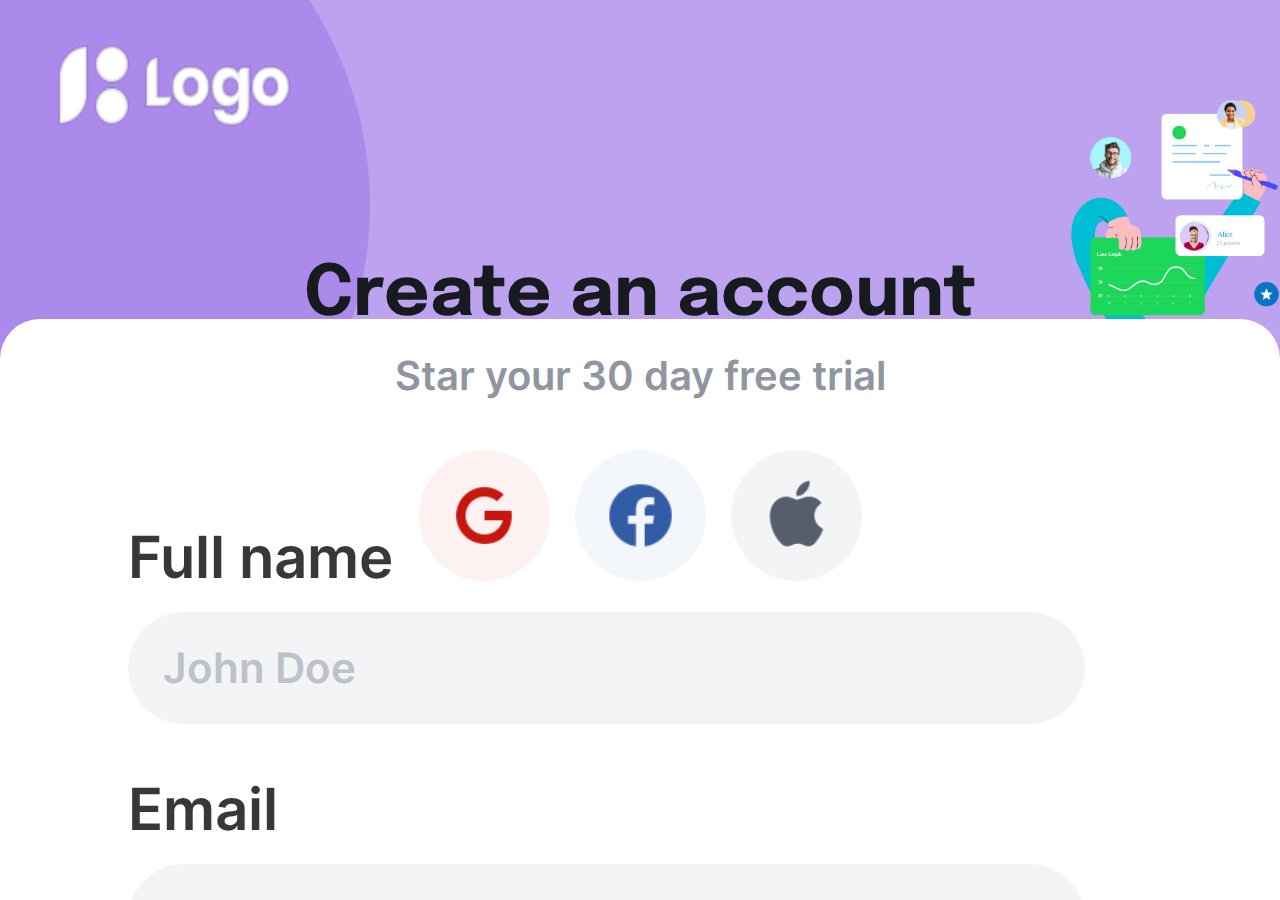
<file: index.html>
<!DOCTYPE html>
<html lang="en">
<head>
    <meta charset="UTF-8">
    <title>Registration</title>
    <link rel="stylesheet" href="styles.css">
    <link rel="stylesheet" href="https://cdnjs.cloudflare.com/ajax/libs/font-awesome/5.13.0/css/all.min.css">
    <link rel="shortcut icon" href="assets/images/logo_project_name.png" type="image/x-icon">
</head>
<body>
<!--    /************ ACCEUIL DASHBOARD *********/-->
    <div class="container_registration">
        <img class="image" src="./assets/images/logo.png" alt="Logo Registration">
        <div class="contenue_registration">
            <div class="picture_groupe">
                <img class="groupe" src="./assets/images/Group-200.png" alt="Image Group-200">
            </div>
            <div class="account">
                <div class="items_account">
                    <div class="titre_account">
                        <div class="text">Create an account</div>
                        <div class="text_description">Star your 30 day free trial</div>
                        <div class="icons">
                            <a href="#" class="items_icons icons_google"><img src="./assets/images/icons_google.png" alt="Icons Google"></a>
                            <a href="#" class="items_icons icons_facebook"><img src="assets/images/icons_facebook.png" alt="Icons Facebook"></a>
                            <a href="#" class="items_icons icons_apple"><img src="assets/images/icons_apple.png" alt="Icons Apple"></a>
                        </div>
                    </div>
                    <div class="formulair_account">
                        <form action="dashboard.html">
                            <label for="full_name">Full name</label><br>
                            <input type="text" autocomplete="off" id="full_name" placeholder="John Doe"><br>
                            <label for="email">Email</label><br>
                            <input type="text" autocomplete="off" id="email" placeholder="example.email@gmail.com"><br>
                            <label for="password">Password</label><br>
                            <div class="input-box">
                                <input type="password" autocomplete="off" placeholder="Enter at least 8+ characters" id="password">
                                <img src="./assets/images/eye-close.png" alt="eye slach"  id="eyeicon">
                            </div>
                            <button type="submit"  class="button_sign" >Sign up</button>
                        </form>
                        <div class="button_description">Been here before? <a href="#">Log in</a></div>
                    </div>
                </div>
            </div>
        </div>

        <div class="oval"></div>
        <div class="oval2"></div>
        <div class="rectangle"></div>
    </div>

<script src="script.js"></script>
</body>
</html>
</file>
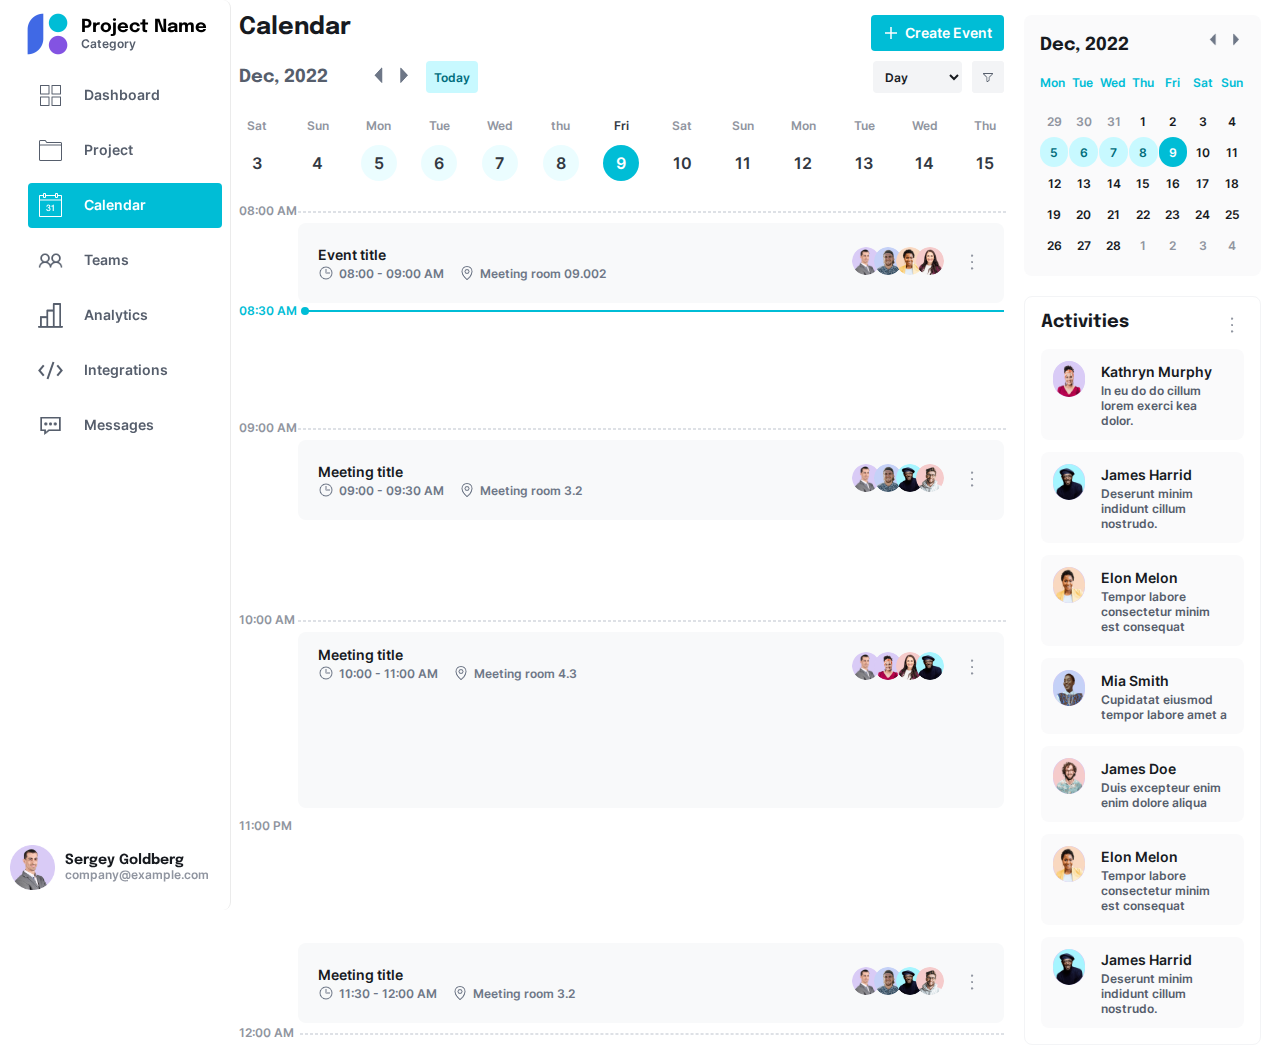
<file: calendar.html>
<!DOCTYPE html>
<html lang="en">
<head>
    <meta charset="UTF-8">
    <link rel="stylesheet" href="styles.css">
    <title>Calendar</title>
</head>
<body>
<!--  /*************** Menu Project Name ****************/-->
<div class="side_bar_menu">
    <a href="dashboard.html" class="logo_side_bar">
        <img class="picture_logo" src="assets/images/logo_project_name.png" alt="Logo">
        <div class="text_side">Project Name
            <div class="child_text">Category</div>
        </div>
    </a>
    <div class="side_menu sidebar">
        <div class="contenue_menu">
            <div for="dashboard" class="items_menu ">
                <img src="assets/images/icons8-four-squares.png" class="picture_icons" alt="Icons Dasboard">
                <img src="assets/images/icons8-four-squares-50.png" class="picture_blanch" alt="icons blanche">
                <a href="dashboard.html">Dashboard</a>
            </div>
            <div for="project" class="items_menu">
                <img src="assets/images/icons8-folder.png" class="picture_icons" alt="Icons Project">
                <img src="assets/images/icons8-folder-50.png" class="picture_blanch" alt="icons blanche">
                <a href="#">Project</a>
            </div>
            <div for="calendar" class="items_menu menu_active">
                <img src="assets/images/icons8-calendar.png" class="picture_icons" alt="Icons Calendar">
                <img src="assets/images/icons8-calendar-31-50.png" class="picture_blanch" alt="icons blanche">
                <a href="calendar.html">Calendar</a>
            </div>
            <div for="team" class="items_menu">
                <img src="assets/images/icons8-user-account.png" class="picture_icons" alt="Icons Teams">
                <img src="assets/images/icons8-user-account-32.png" class="picture_blanch" alt="icons blanche">
                <a href="#">Teams</a></div>
            <div for="analyse" class="items_menu">
                <img src="assets/images/icons8-Analystec.png" class="picture_icons" alt="Icons Analylics">
                <img src="assets/images/icons8-Analystec-50.png" class="picture_blanch" alt="icons blanche">
                <a href="#">Analytics</a>
            </div>
            <div for="code" class="items_menu ">
                <img src="assets/images/icons8-source-code.png" class="picture_icons" alt="Icons Integration">
                <img src="assets/images/icons8-source-code-48.png" class="picture_blanch" alt="icons blanche">
                <a href="settings.html">Integrations</a></div>
            <div for="message" class="items_menu">
                <img src="assets/images/icons8-chat-bubble.png" class="picture_icons" alt="Icons Message">
                <img src="assets/images/icons8-chat-bubble-32.png" class="picture_blanch" alt="icons blanche">
                <a href="#">Messages</a></div>
        </div>
    </div>

    <div class="profil_company"><img src="assets/images/Sergey_Goldberg.png" alt="Sergey_Goldberg">
        <div class="Nom_profil">Sergey Goldberg <a href="#" class="link_company">company@example.com</a></div>
    </div>
</div>

<!--/***************** CONTENUE CALENDAR **********************/-->

<div class="container_calendar container_dashboard">
    <div class="section_dashroad">
        <div class="statistique_content">
            <div class="titre_calendar">
                <div class="text">Calendar</div>
                <button class="boutton_creat"><img src="assets/images/icons8-plus-math-48.png" alt="Create Event">Create
                    Event
                </button>
            </div>

            <div class="calendar_day">
                <div class="items_titre">
                    <div class="stat_calendar">
                        <div class="text">Dec, 2022</div>
                        <button class="preview"><img src="assets/images/Caret_left_extra_4.png" class="left_caret"
                                                     alt="Caret_left_extra_4"></button>
                        <button class="next"><img src="assets/images/Caret_right_extra_4.png" alt="Caret_right_extra_4">
                        </button>
                        <div class="boutton_today">Today</div>
                    </div>
                    <div class="select_day">
                        <select name="month">
                            <option value="Monthly">Day</option>
                            <option value="2022">31</option>
                            <option value="2019">30</option>
                            <option value="2018">29</option>
                        </select>
                        <button><img src="assets/images/Button_2965.png" alt="Button_2965"></button>
                    </div>
                </div>

                <div class="nombre_day">
                    <div class="contenue_day">
                        <div class="text">Sat</div>
                        <button class="nombre">3</button>
                    </div>
                    <div class="contenue_day">
                        <div class="text">Sun</div>
                        <button class="nombre">4</button>
                    </div>
                    <div class="contenue_day">
                        <div class="text">Mon</div>
                        <button class="nombre blue_light">5</button>
                    </div>
                    <div class="contenue_day">
                        <div class="text">Tue</div>
                        <button class="nombre blue_light">6</button>
                    </div>
                    <div class="contenue_day">
                        <div class="text">Wed</div>
                        <button class="nombre blue_light">7</button>
                    </div>
                    <div class="contenue_day">
                        <div class="text">thu</div>
                        <button class="nombre blue_light">8</button>
                    </div>
                    <div class="contenue_day">
                        <div class="text fri_color">Fri</div>
                        <button class="nombre blue_bold">9</button>
                    </div>
                    <div class="contenue_day">
                        <div class="text">Sat</div>
                        <button class="nombre">10</button>
                    </div>
                    <div class="contenue_day">
                        <div class="text">Sun</div>
                        <button class="nombre">11</button>
                    </div>
                    <div class="contenue_day">
                        <div class="text">Mon</div>
                        <button class="nombre">12</button>
                    </div>
                    <div class="contenue_day">
                        <div class="text">Tue</div>
                        <button class="nombre">13</button>
                    </div>
                    <div class="contenue_day">
                        <div class="text">Wed</div>
                        <button class="nombre">14</button>
                    </div>
                    <div class="contenue_day">
                        <div class="text">Thu</div>
                        <button class="nombre">15</button>
                    </div>

                </div>
            </div>
            <div class="Event_contenue">
                <div class="time_items">
                    <div class="titre">
                        <div class="text">08:00 AM</div>
                        <div class="items_dashed">
                            <div class="dashed"></div>
                            <div class="event_time">
                                <div class="titre_event">
                                    <div class="text">Event title</div>
                                    <div class="info">
                                        <div class="clock"><img src="assets/images/Clock_106.png" alt="Clock">08:00 -
                                            09:00 AM
                                        </div>
                                        <div class="locat"><img src="assets/images/Map_pin.png" alt="Map pin">Meeting
                                            room 09.002
                                        </div>
                                    </div>
                                </div>
                                <div class="avatar_notif">
                                    <div class="avatar">
                                        <img src="assets/images/Sergey_Goldberg.png"
                                             style="position: relative;right: -32px;z-index: 1" alt="Sergey_Goldberg">
                                        <img src="assets/images/Avatar_2535.png"
                                             style="position: relative;right: -22px;z-index: 2" alt="Avatar_2535">
                                        <img src="assets/images/Elon_Melon.png"
                                             style="position: relative;right: -12px;z-index: 3" alt="Elon_Melon">
                                        <img src="assets/images/Avatar_2537.png" style="position: relative;z-index: 4"
                                             alt="Avatar_2537">
                                    </div>
                                    <button class="notif"><img src="assets/images/edit-alt.png" alt="Edit"></button>
                                </div>
                            </div>
                        </div>
                    </div>
                </div>

                <div class="time_blue">
                    <div class="titre">08:30 AM</div>
                    <div class="dashed"></div>
                </div>

                <div class="time_items meeting_items">
                    <div class="titre">
                        <div class="text">09:00 AM</div>
                        <div class="items_dashed">
                            <div class="dashed"></div>
                            <div class="event_time">
                                <div class="titre_event">
                                    <div class="text">Meeting title</div>
                                    <div class="info">
                                        <div class="clock"><img src="assets/images/Clock_106.png" alt="Clock">09:00 -
                                            09:30 AM
                                        </div>
                                        <div class="locat"><img src="assets/images/Map_pin.png" alt="Map pin">Meeting
                                            room 3.2
                                        </div>
                                    </div>
                                </div>
                                <div class="avatar_notif">
                                    <div class="avatar">
                                        <img src="assets/images/Sergey_Goldberg.png"
                                             style="position: relative;right: -32px;z-index: 1" alt="Sergey_Goldberg">
                                        <img src="assets/images/Avatar_2535.png"
                                             style="position: relative;right: -22px;z-index: 2" alt="Avatar_2535">
                                        <img src="assets/images/James_Harrid.png"
                                             style="position: relative;right: -12px;z-index: 3" alt="James Harrid">
                                        <img src="assets/images/Avatar_2529.png" style="position: relative;z-index: 4"
                                             alt="Avatar_2529">
                                    </div>
                                    <button class="notif"><img src="assets/images/edit-alt.png" alt="Edit"></button>
                                </div>
                            </div>
                        </div>
                    </div>
                </div>

                <div class="time_items meeting_items10">
                    <div class="titre">
                        <div class="text">10:00 AM</div>
                        <div class="items_dashed">
                            <div class="dashed"></div>
                            <div class="event_time">
                                <div class="titre_event">
                                    <div class="text">Meeting title</div>
                                    <div class="info">
                                        <div class="clock"><img src="assets/images/Clock_106.png" alt="Clock">10:00 -
                                            11:00 AM
                                        </div>
                                        <div class="locat"><img src="assets/images/Map_pin.png" alt="Map pin">Meeting
                                            room 4.3
                                        </div>
                                    </div>
                                </div>
                                <div class="avatar_notif">
                                    <div class="avatar">
                                        <img src="assets/images/Sergey_Goldberg.png"
                                             style="position: relative;right: -32px;z-index: 1" alt="Sergey_Goldberg">
                                        <img src="assets/images/Kathryn_Murphy.png"
                                             style="position: relative;right: -22px;z-index: 2" alt="Kathryn_Murphy">
                                        <img src="assets/images/Avatar_2537.png"
                                             style="position: relative;right: -12px;z-index: 3" alt="Avatar 2537">
                                        <img src="assets/images/James_Harrid.png" style="position: relative;z-index: 4"
                                             alt="James_Harrid">
                                    </div>
                                    <button class="notif"><img src="assets/images/edit-alt.png" alt="Edit"></button>
                                </div>
                            </div>
                        </div>
                    </div>
                </div>

                <div class="time_items11">11:00 PM</div>

                <div class="time_items meeting_items">
                    <div class="titre">
                        <div class="text"></div>
                        <div class="items_dashed">
                            <!--                <div class="dashed"></div>-->
                            <div class="event_time">
                                <div class="titre_event">
                                    <div class="text">Meeting title</div>
                                    <div class="info">
                                        <div class="clock"><img src="assets/images/Clock_106.png" alt="Clock">11:30 -
                                            12:00 AM
                                        </div>
                                        <div class="locat"><img src="assets/images/Map_pin.png" alt="Map pin">Meeting
                                            room 3.2
                                        </div>
                                    </div>
                                </div>
                                <div class="avatar_notif">
                                    <div class="avatar">
                                        <img src="assets/images/Sergey_Goldberg.png"
                                             style="position: relative;right: -32px;z-index: 1" alt="Sergey_Goldberg">
                                        <img src="assets/images/Avatar_2535.png"
                                             style="position: relative;right: -22px;z-index: 2" alt="Avatar_2535">
                                        <img src="assets/images/James_Harrid.png"
                                             style="position: relative;right: -12px;z-index: 3" alt="James Harrid">
                                        <img src="assets/images/Avatar_2529.png" style="position: relative;z-index: 4"
                                             alt="Avatar_2529">
                                    </div>
                                    <button class="notif"><img src="assets/images/edit-alt.png" alt="Edit"></button>
                                </div>
                            </div>
                        </div>
                    </div>
                </div>

                <div class="time_items">
                    <div class="titre">
                        <div class="text">12:00 AM</div>
                        <div class="dashed"></div>
                    </div>
                </div>
            </div>
        </div>

        <!--    /*************/-->
        <div class="activiter_content">
            <div class="Other_calendar">
                <div class="Other_style_calendar">
                    <div class="style_calendar">
                        <div class="titre_month">
                            <div class="text">Dec, 2022</div>
                            <div class="boutton_next">
                                <button class="preview"><img src="assets/images/Caret_left_extra_4.png"
                                                             alt="Caret_left_extra"></button>
                                <button class="next"><img src="assets/images/Caret_right_extra_4.png"
                                                          alt="Caret_right_extra"></button>
                            </div>
                        </div>
                        <div class="contenue_calendar">
                            <div class="day_calendar">
                                <div class="text">Mon</div>
                                <div class="text">Tue</div>
                                <div class="text">Wed</div>
                                <div class="text">Thu</div>
                                <div class="text">Fri</div>
                                <div class="text">Sat</div>
                                <div class="text">Sun</div>
                            </div>
                            <div class="nombre_calendar">
                                <button class="nombre opacity-0">29</button>
                                <button class="nombre opacity-0">30</button>
                                <button class="nombre opacity-0">31</button>
                                <button class="nombre">1</button>
                                <button class="nombre">2</button>
                                <button class="nombre">3</button>
                                <button class="nombre">4</button>
                                <button class="nombre blue_light">5</button>
                                <button class="nombre blue_light">6</button>
                                <button class="nombre blue_light">7</button>
                                <button class="nombre blue_light">8</button>
                                <button class="nombre blue_bold">9</button>
                                <button class="nombre">10</button>
                                <button class="nombre">11</button>
                                <button class="nombre">12</button>
                                <button class="nombre">13</button>
                                <button class="nombre">14</button>
                                <button class="nombre">15</button>
                                <button class="nombre">16</button>
                                <button class="nombre">17</button>
                                <button class="nombre">18</button>
                                <button class="nombre">19</button>
                                <button class="nombre">20</button>
                                <button class="nombre">21</button>
                                <button class="nombre">22</button>
                                <button class="nombre">23</button>
                                <button class="nombre">24</button>
                                <button class="nombre">25</button>
                                <button class="nombre">26</button>
                                <button class="nombre">27</button>
                                <button class="nombre">28</button>
                                <button class="nombre opacity-0">1</button>
                                <button class="nombre opacity-0">2</button>
                                <button class="nombre opacity-0">3</button>
                                <button class="nombre opacity-0">4</button>
                            </div>
                        </div>
                    </div>
                </div>

                <div class="activiter_calendar">
                    <div class="activiter_contenue">
                        <div class="titre_activiter">
                            <div class="text">Activities</div>
                            <button class="edit"><img src="assets/images/edit-alt.png" alt="Edit"></button>
                        </div>
                        <div class="participant_activiter">
                            <div class="profil_particip">
                                <img src="assets/images/Kathryn_Murphy.png" alt="Kathryn_Murphy">
                                <div class="info">
                                    <div class="nom">Kathryn Murphy</div>
                                    <div class="description">ln eu do do cillum lorem exerci kea dolor.</div>
                                </div>
                            </div>
                            <div class="profil_particip">
                                <img src="assets/images/James_Harrid.png" alt="James_Harrid">
                                <div class="info">
                                    <div class="nom">James Harrid</div>
                                    <div class="description">Deserunt minim indidunt cillum nostrudo.</div>
                                </div>
                            </div>
                            <div class="profil_particip">
                                <img src="assets/images/Elon_Melon.png" alt="Elon_Melon">
                                <div class="info">
                                    <div class="nom">Elon Melon</div>
                                    <div class="description">Tempor labore consectetur minim est consequat</div>
                                </div>
                            </div>
                            <div class="profil_particip">
                                <img src="assets/images/Mia_Smith.png" alt="Mia_Smith">
                                <div class="info">
                                    <div class="nom">Mia Smith</div>
                                    <div class="description">Cupidatat eiusmod tempor labore amet a</div>
                                </div>
                            </div>
                            <div class="profil_particip">
                                <img src="assets/images/James_Doe.png" alt="James_Doe">
                                <div class="info">
                                    <div class="nom">James Doe</div>
                                    <div class="description">Duis excepteur enim enim dolore aliqua</div>
                                </div>
                            </div>
                            <div class="profil_particip">
                                <img src="assets/images/Elon_Melon.png" alt="Elon_Melon">
                                <div class="info">
                                    <div class="nom">Elon Melon</div>
                                    <div class="description">Tempor labore consectetur minim est consequat</div>
                                </div>
                            </div>
                            <div class="profil_particip">
                                <img src="assets/images/James_Harrid.png" alt="James_Harrid">
                                <div class="info">
                                    <div class="nom">James Harrid</div>
                                    <div class="description">Deserunt minim indidunt cillum nostrudo.</div>
                                </div>
                            </div>

                        </div>
                    </div>
                </div>

            </div>
        </div>
    </div>
</div>

</body>
</html>
</file>
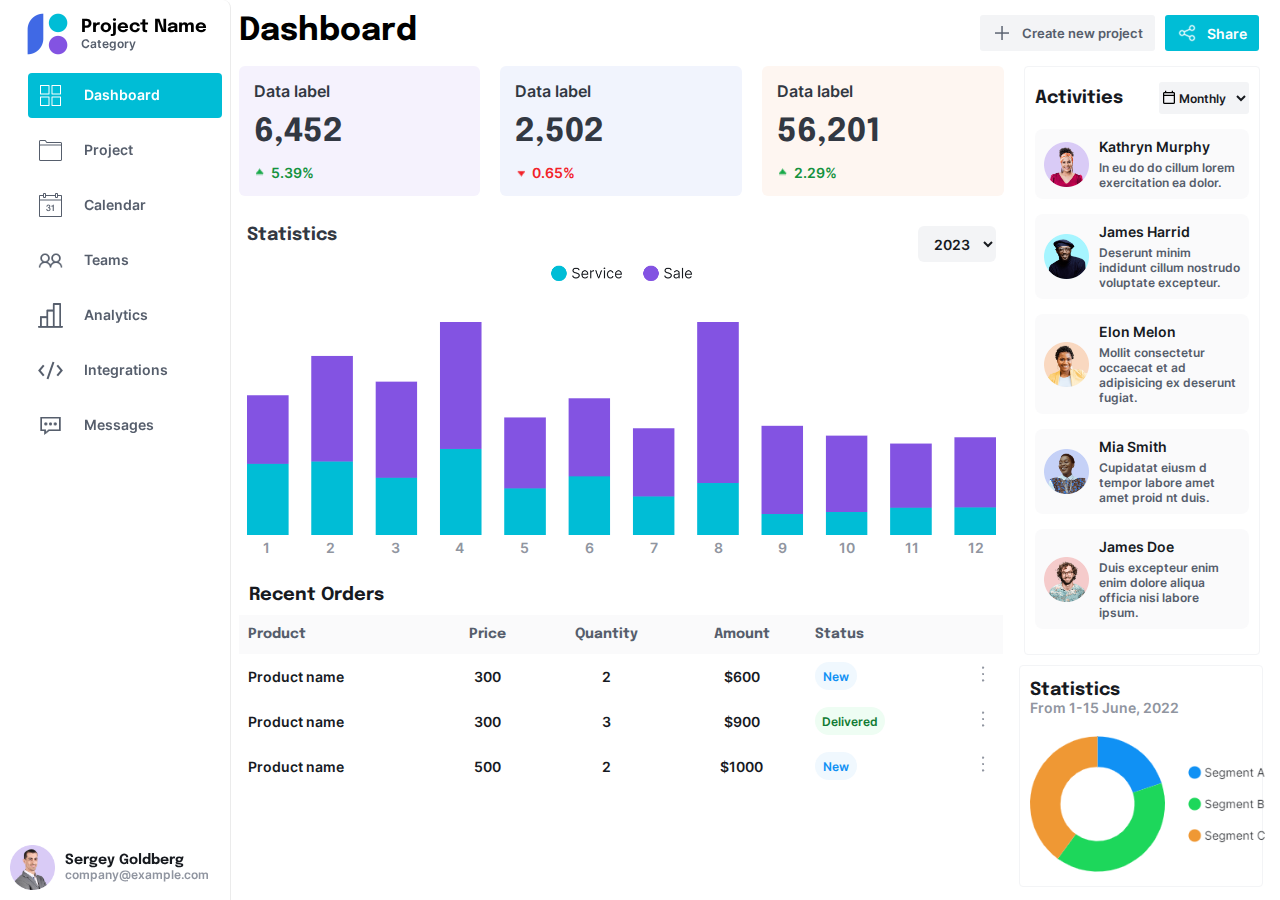
<file: dashboard.html>
<!DOCTYPE html>
<html lang="en">
<head>
    <meta charset="UTF-8">
    <title>Dashboard</title>
    <link rel="stylesheet" href="styles.css">
</head>
<body>
<!--  /*************** Menu Project Name ****************/-->
<div class="side_bar_menu">
    <a href="dashboard.html" class="logo_side_bar">
        <img class="picture_logo" src="assets/images/logo_project_name.png" alt="Logo">
        <div class="text_side">Project Name <div class="child_text">Category</div></div>
    </a>
    <div class="side_menu sidebar">
        <div class="contenue_menu">
            <div for="dashboard" class="items_menu menu_active">
                <img src="assets/images/icons8-four-squares.png" class="picture_icons"  alt="Icons Dasboard">
                <img src="assets/images/icons8-four-squares-50.png" class="picture_blanch" alt="icons blanche">
                <a href="#">Dashboard</a></div>
            <div for="project" class="items_menu">
                <img src="assets/images/icons8-folder.png" class="picture_icons"  alt="Icons Project">
                <img src="assets/images/icons8-folder-50.png" class="picture_blanch" alt="icons blanche">
                <a href="#">Project</a></div>
            <div for="calendar" class="items_menu ">
                <img src="assets/images/icons8-calendar.png" class="picture_icons"  alt="Icons Calendar">
                <img src="assets/images/icons8-calendar-31-50.png" class="picture_blanch" alt="icons blanche">
                <a href="calendar.html">Calendar</a></div>
            <div for="team" class="items_menu">
                <img src="assets/images/icons8-user-account.png" class="picture_icons"  alt="Icons Teams">
                <img src="assets/images/icons8-user-account-32.png" class="picture_blanch" alt="icons blanche">
                <a href="#">Teams</a></div>
            <div for="analyse" class="items_menu">
                <img src="assets/images/icons8-Analystec.png" class="picture_icons"  alt="Icons Analylics">
                <img src="assets/images/icons8-Analystec-50.png" class="picture_blanch" alt="icons blanche">
                <a href="#">Analytics</a></div>
            <div for="code" class="items_menu ">
                <img src="assets/images/icons8-source-code.png"  class="picture_icons" alt="Icons Integration">
                <img src="assets/images/icons8-source-code-48.png" class="picture_blanch" alt="icons blanche">
                <a href="settings.html">Integrations</a></div>
            <div for="message" class="items_menu">
                <img src="assets/images/icons8-chat-bubble.png"  class="picture_icons" alt="Icons Message">
                <img src="assets/images/icons8-chat-bubble-32.png" class="picture_blanch" alt="icons blanche">
                <a href="#">Messages</a></div>
        </div>
    </div>
    
    <div class="profil_company"><img src="assets/images/Sergey_Goldberg.png" alt="Sergey_Goldberg"><div class="Nom_profil">Sergey Goldberg <a href="#" class="link_company">company@example.com</a></div></div>
</div>

<!--/******** CONTENUE DASHBOARD ***************/-->

<div class="container_dashboard">
    <div class="items_dashboard">
        <div class="titre_acceuil">
            <div class="titre_dashbord">Dashboard</div>
            <div class="boutton_titre">
                <button class="boutton_creat"><img src="assets/images/icons8-plus-math-32.png" alt="Plus">Create new project</button>
                <button class="boutton_share"><img src="assets/images/icons8-share-48.png" alt="Share">Share</button>
            </div>
        </div>
    </div>
    
    <div class="section_dashroad">
        <div class="statistique_content">
            <div class="data_items">
                <div class="label_wrap bg_color">
                    <div class="titre_label">Data label</div>
                    <div class="contenue_label">6,452</div>
                    <div class="pourcent_label"><img src="assets/images/Caret_up_extra_4.png" alt="">5.39%</div></div>
                <div class="label_wrap bg_color1">
                    <div class="titre_label ">Data label</div>
                    <div class="contenue_label">2,502</div>
                    <div class="pourcent_label1"><img src="assets/images/Caret_up_extra_5.png" alt="">0.65%</div></div>
                <div class="label_wrap bg_color2">
                    <div class="titre_label ">Data label</div>
                    <div class="contenue_label">56,201</div>
                    <div class="pourcent_label"><img src="assets/images/Caret_up_extra_4.png" alt="">2.29%</div></div>
            </div>
            <div class="statistique_items">
                <div class="content">
                    <div class="title_stat">
                        <div class="text_stat">Statistics</div>
                        <select name="month" id="month">
                            <option value="2023">2023</option>
                            <option value="2022">2022</option>
                            <option value="2019">2021</option>
                            <option value="2018">2020</option>
                        </select>
                    </div>
                    <div class="service_sale">
                        <img src="assets/images/Column_bar_chart_11.png" alt="Service Sale" class="picture_sale">
                        <div class="limit_service">
                            <div class="nombre">1</div>
                            <div class="nombre">2</div>
                            <div class="nombre">3</div>
                            <div class="nombre">4</div>
                            <div class="nombre">5</div>
                            <div class="nombre">6</div>
                            <div class="nombre">7</div>
                            <div class="nombre">8</div>
                            <div class="nombre">9</div>
                            <div class="nombre">10</div>
                            <div class="nombre">11</div>
                            <div class="nombre">12</div>
                        </div>
                    </div>
                </div>
            </div>
            <div class="order_items">
                <div class="titre_order">Recent Orders</div>
                <table id="customers">
                    <tr>
                        <th class="text_left">Product</th>
                        <th>Price</th>
                        <th>Quantity</th>
                        <th>Amount</th>
                        <th class="text_left">Status</th>
                    </tr>
                    <tr>
                        <td class="text_left">Product name</td>
                        <td>300</td>
                        <td>2</td>
                        <td>$600</td>
                        <td><div class="text_left tab_new"><div class="text">New</div>
                            <a href="#"><img src="assets/images/edit-alt.png" class="edit" alt="Edit alt"></a></div></td>
                    </tr>
                    <tr>
                        <td class="text_left">Product name</td>
                        <td>300</td>
                        <td>3</td>
                        <td>$900</td>
                        <td><div class="text_left tab_delivered"><div class="text1">Delivered</div>
                            <a href="#"><img src="assets/images/edit-alt.png" class="edit" alt="Edit alt"></a></div></td>
                    </tr>
                    <tr>
                        <td class="text_left">Product name</td>
                        <td>500</td>
                        <td>2</td>
                        <td>$1000</td>
                        <td><div class="text_left tab_new"><div class="text">New</div>
                            <a href="#"><img src="assets/images/edit-alt.png" class="edit" alt="Edit alt"></a></div></td>
                    </tr>
                </table>
            </div>
        </div>
        <div class="activiter_content">
            <div class="activiter_items">
                <div class="activiter_wrap">
                    <div class="titre_activiter">
                        <div class="text">Activities</div>
                        <div style="position: relative">
                            <img src="assets/images/icons8-calendar-48.png" class="calendar_act" alt="Month">
                            <select name="month">
                                <option value="Monthly">Monthly</option>
                                <option value="2022">2022</option>
                                <option value="2019">2021</option>
                                <option value="2018">2020</option>
                            </select>
                        </div>
                    </div>

                    <div class="presentent_profil">
                        <div class="contenue_presentent">
                            <img src="assets/images/Kathryn_Murphy.png" alt="Kathryn_Murphy">
                            <div class="nom_profil">Kathryn Murphy <div class="description">ln eu do do cillum lorem exercitation ea dolor.</div></div>
                        </div>
                        <div class="contenue_presentent">
                            <img src="assets/images/James_Harrid.png" alt="James Harrid">
                            <div class="nom_profil">James Harrid<div class="description">Deserunt minim indidunt cillum nostrudo voluptate excepteur.</div></div>
                        </div>
                        <div class="contenue_presentent">
                            <img src="assets/images/Elon_Melon.png" alt="Elon Melon">
                            <div class="nom_profil">Elon Melon<div class="description">Mollit consectetur occaecat et ad adipisicing ex deserunt fugiat.</div></div>
                        </div>
                        <div class="contenue_presentent">
                            <img src="assets/images/Mia_Smith.png" alt="Mia Smith">
                            <div class="nom_profil">Mia Smith<div class="description">Cupidatat eiusm d tempor labore amet amet proid nt duis.</div></div>
                        </div>
                        <div class="contenue_presentent">
                            <img src="assets/images/James_Doe.png" alt="James Doe">
                            <div class="nom_profil">James Doe<div class="description">Duis excepteur enim enim dolore aliqua officia nisi labore ipsum.</div></div>
                        </div>
                    </div>

                </div>
            </div>

            <div class="stat_segment">
                <div class="titre_stat">Statistics <div class="description">From 1-15 June, 2022</div></div>
                <img src="assets/images/Pie_chart_3.png" alt="Pia shart">
            </div>
        </div>
    </div>
</div>

</body>
</html>
</file>
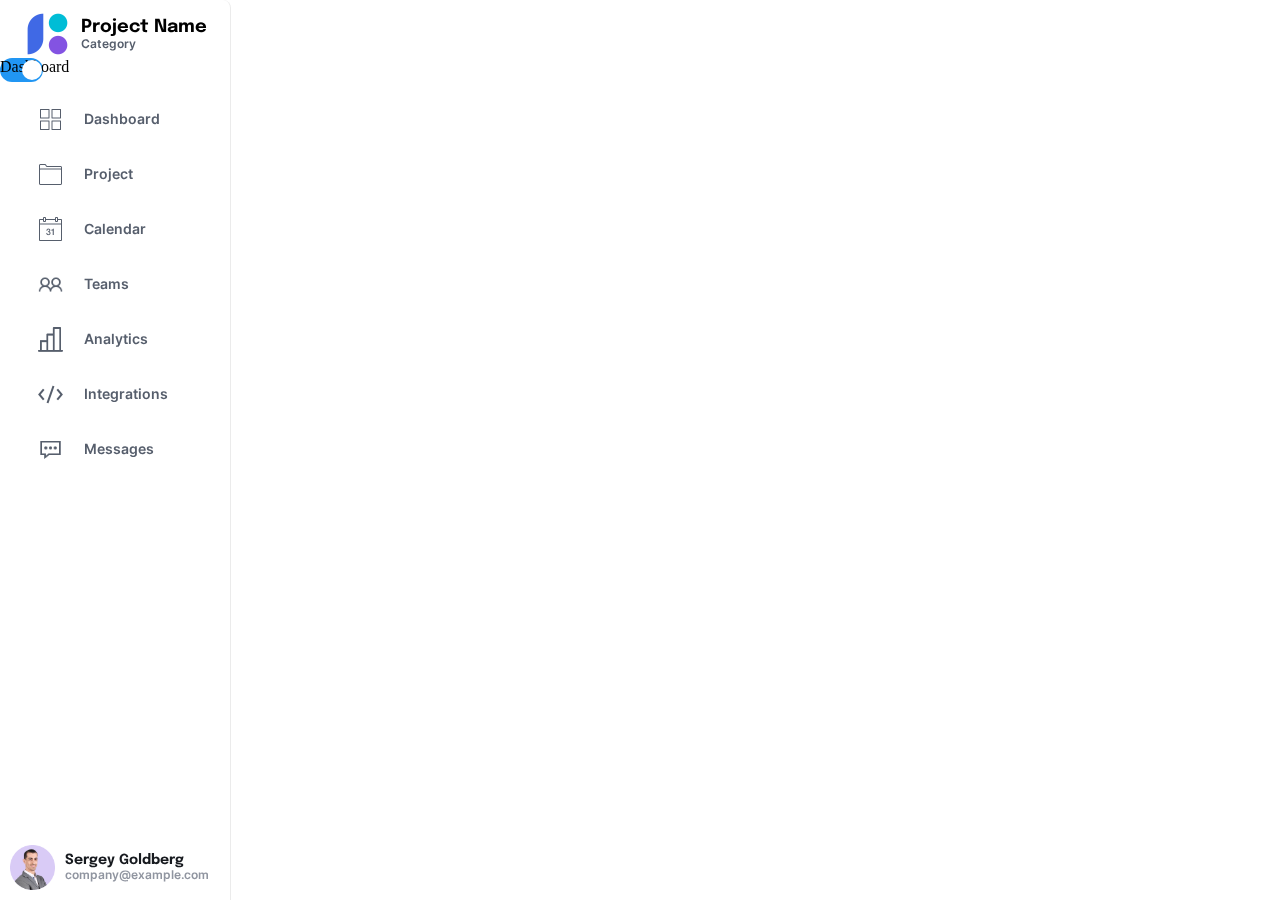
<file: doogle.html>
<!DOCTYPE html>
<html lang="en">
<head>
    <meta charset="UTF-8">
    <title>Title</title>
  <link rel="stylesheet" href="styles.css">
</head>
<body>
<!--  /*************** Menu Project Name ****************/-->
<div class="side_bar_menu">
  <div class="logo_side_bar">
    <img class="picture_logo" src="assets/images/logo_project_name.png" alt="Logo">
    <div class="text_side">Project Name <div class="child_text">Category</div></div>
  </div>
  <div class="side_menu sidebar">
    <label class="switch">
      <input type="checkbox" checked>
      <span class="slider round">Dashboard</span>
    </label>
    <div class="contenue_menu">
      <!--            <input name="sidebar" type="radio" value="Dashboard" id="dashboard">-->
      <div for="dashboard" class="items_menu">
        <img src="assets/images/icons8-four-squares.png" class="picture_icons"  alt="Icons Dasboard">
        <img src="assets/images/icons8-four-squares-50.png" class="picture_blanch" alt="icons blanche">
        <a href="#">Dashboard</a>
      </div>
      <!--            <input name="sidebar" type="radio" value="project" id="project">-->
      <div for="project" class="items_menu">
        <img src="assets/images/icons8-folder.png" class="picture_icons"  alt="Icons Project">
        <img src="assets/images/icons8-folder-50.png" class="picture_blanch" alt="icons blanche">
        <a href="#">Project</a>
      </div>
      <!--            <input name="sidebar" type="radio" value="calendar" id="calendar">-->
      <div for="calendar" class="items_menu">
        <img src="assets/images/icons8-calendar.png" class="picture_icons"  alt="Icons Calendar">
        <img src="assets/images/icons8-calendar-31-50.png" class="picture_blanch" alt="icons blanche">
        <a href="#">Calendar</a>
      </div>
      <!--            <input name="sidebar" type="radio" value="team" id="team">-->
      <div for="team" class="items_menu">
        <img src="assets/images/icons8-user-account.png" class="picture_icons"  alt="Icons Teams">
        <img src="assets/images/icons8-user-account-32.png" class="picture_blanch" alt="icons blanche">
        <a href="#">Teams</a>
      </div>
      <!--            <input name="sidebar" type="radio" value="analyse" id="analyse">-->
      <div for="analyse" class="items_menu">
        <img src="assets/images/icons8-Analystec.png" class="picture_icons"  alt="Icons Analylics">
        <img src="assets/images/icons8-Analystec-50.png" class="picture_blanch" alt="icons blanche">
        <a href="#">Analytics</a>
      </div>
      <!--            <input name="sidebar" type="radio" value="code" id="code">-->
      <div for="code" class="items_menu">
        <img src="assets/images/icons8-source-code.png"  class="picture_icons" alt="Icons Integration">
        <img src="assets/images/icons8-source-code-48.png" class="picture_blanch" alt="icons blanche">
        <a href="#">Integrations</a>
      </div>
      <!--            <input name="sidebar" type="radio" value="message" id="message">-->
      <div for="message" class="items_menu">
        <img src="assets/images/icons8-chat-bubble.png"  class="picture_icons" alt="Icons Message">
        <img src="assets/images/icons8-chat-bubble-32.png" class="picture_blanch" alt="icons blanche">
        <a href="#">Messages</a>
      </div>
    </div>
  </div>

  <div class="profil_company"><img src="assets/images/Sergey_Goldberg.png" alt="Sergey_Goldberg"><div class="Nom_profil">Sergey Goldberg <a href="#" class="link_company">company@example.com</a></div></div>
</div>
</body>
</html>
</file>
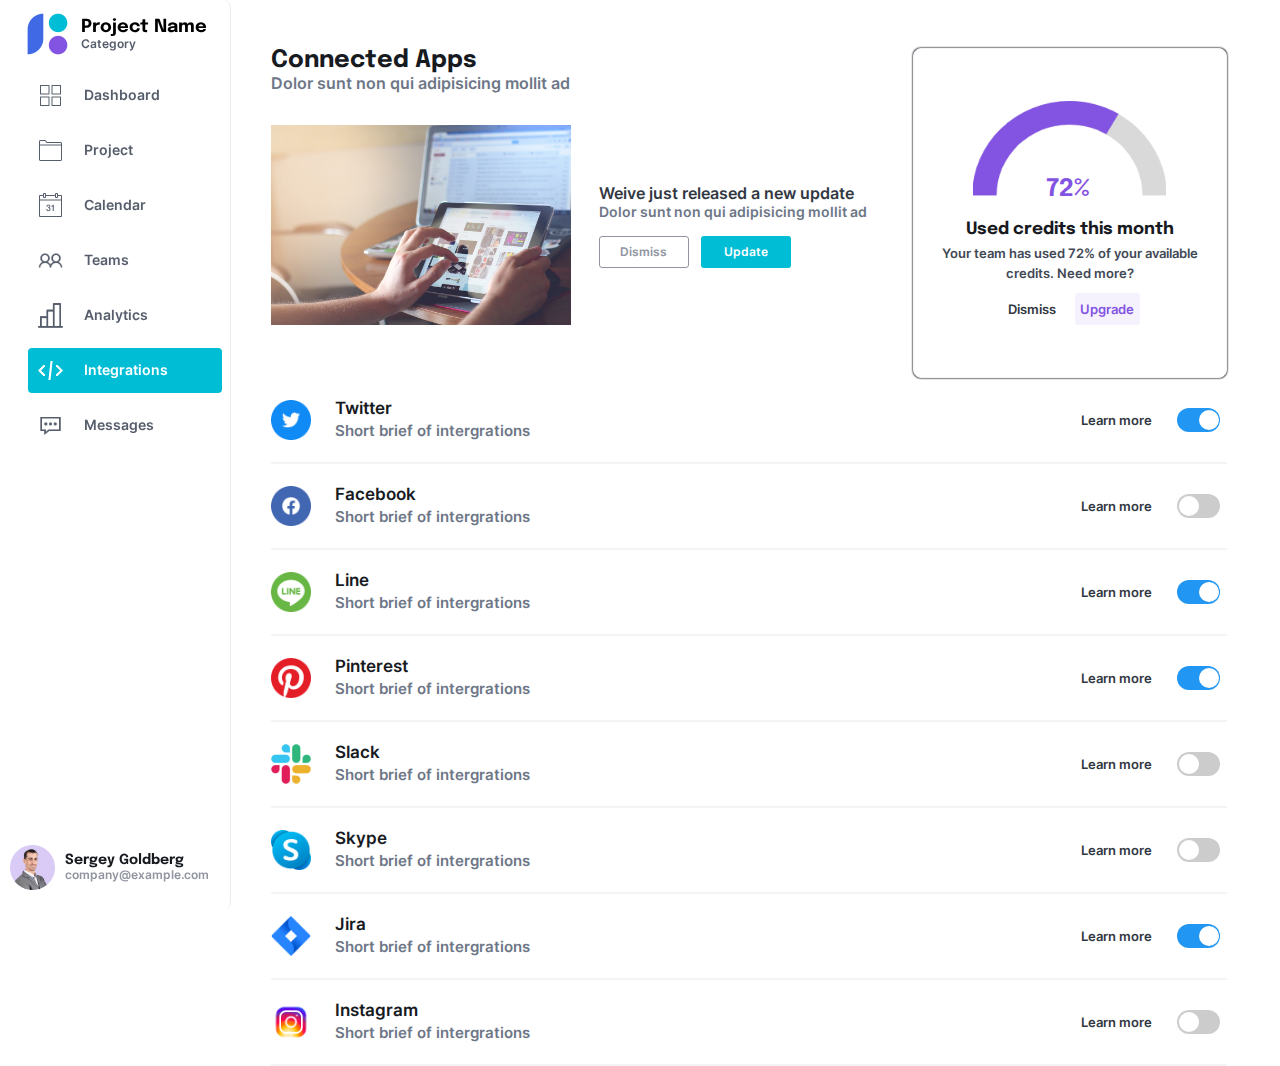
<file: settings.html>
<!DOCTYPE html>
<html lang="en">
<head>
    <meta charset="UTF-8">
    <title>Settings - Integrations</title>
  <link rel="stylesheet" href="styles.css">
</head>
<body>
<!--  /*************** Menu Project Name ****************/-->
<div class="side_bar_menu">
    <a href="dashboard.html" class="logo_side_bar">
        <img class="picture_logo" src="assets/images/logo_project_name.png" alt="Logo">
        <div class="text_side">Project Name <div class="child_text">Category</div></div>
    </a>
    <div class="side_menu sidebar">
        <div class="contenue_menu">
            <div for="dashboard" class="items_menu ">
                <img src="assets/images/icons8-four-squares.png" class="picture_icons"  alt="Icons Dasboard">
                <img src="assets/images/icons8-four-squares-50.png" class="picture_blanch" alt="icons blanche">
                <a href="dashboard.html">Dashboard</a></div>
            <div for="project" class="items_menu">
                <img src="assets/images/icons8-folder.png" class="picture_icons"  alt="Icons Project">
                <img src="assets/images/icons8-folder-50.png" class="picture_blanch" alt="icons blanche">
                <a href="#">Project</a></div>
            <div for="calendar" class="items_menu ">
                <img src="assets/images/icons8-calendar.png" class="picture_icons"  alt="Icons Calendar">
                <img src="assets/images/icons8-calendar-31-50.png" class="picture_blanch" alt="icons blanche">
                <a href="calendar.html">Calendar</a></div>
            <div for="team" class="items_menu">
                <img src="assets/images/icons8-user-account.png" class="picture_icons"  alt="Icons Teams">
                <img src="assets/images/icons8-user-account-32.png" class="picture_blanch" alt="icons blanche">
                <a href="#">Teams</a></div>
            <div for="analyse" class="items_menu">
                <img src="assets/images/icons8-Analystec.png" class="picture_icons"  alt="Icons Analylics">
                <img src="assets/images/icons8-Analystec-50.png" class="picture_blanch" alt="icons blanche">
                <a href="#">Analytics</a></div>
            <div for="code" class="items_menu menu_active">
                <img src="assets/images/icons8-source-code.png"  class="picture_icons" alt="Icons Integration">
                <img src="assets/images/icons8-source-code-48.png" class="picture_blanch" alt="icons blanche">
                <a href="settings.html">Integrations</a></div>
            <div for="message" class="items_menu">
                <img src="assets/images/icons8-chat-bubble.png"  class="picture_icons" alt="Icons Message">
                <img src="assets/images/icons8-chat-bubble-32.png" class="picture_blanch" alt="icons blanche">
                <a href="#">Messages</a></div>
        </div>
    </div>

    <div class="profil_company"><img src="assets/images/Sergey_Goldberg.png" alt="Sergey_Goldberg"><div class="Nom_profil">Sergey Goldberg <a href="#" class="link_company">company@example.com</a></div></div>
</div>

<!--/******************** section Settings - Integrations **************************/-->

<div class="settings_contenair container_dashboard">
   <div class="setting_items">
       <div class="conected_wrap">
           <div class="conected_items">
               <div class="titre_conected">
                   <div class="big_text">Connected Apps</div>
                   <div class="text">Dolor sunt non qui adipisicing mollit ad</div>
               </div>
               <div class="realesed_content">
                   <img class="picture_realesed" src="assets/images/Image_2552.png" alt="Computer">
                   <div class="realesed_items">
                       <div class="titre_realesed">
                           <div class="text">Weive just released a new update</div>
                           <div class="description">Dolor sunt non qui adipisicing mollit ad</div>
                       </div>
                       <div class="button_realesed">
                           <button class="button_dismiss">Dismiss</button>
                           <button class="button_Update">Update</button>
                       </div>
                   </div>
               </div>
           </div>
           <div class="credit_items">
                <div class="used_wrap">
                    <div class="pourcentage">
                        <div class="picture_items">
                            <img src="assets/images/pourcentage.png" alt="Pourcentage" style="fill: #8353e2;">
                            <div class="pourcent">72%</div>
                        </div>
                        <div class="used_content">
                            <div class="titre_used">Used credits this month</div>
                            <div class="text">Your team has used 72% of your available credits. Need more?</div>
                            <div class="button">
                                <button class="dismiss">Dismiss</button>
                                <button class="ugrade">Upgrade</button>
                            </div>
                        </div>
                    </div>
                </div>
           </div>
       </div>

       <div class="short_content">
           <div class="activation_logiciel">
               <div class="items_icons">
                   <img src="assets/images/Button_2925.png" alt="logo twitter">
                   <div class="title">
                       <div class="text">Twitter</div>
                       <div class="description">Short brief of intergrations</div>
                   </div>
               </div>
               <div class="input_items">
                   <div class="text"><a href="#">Learn more</a></div>
                   <div class="button " style="position: relative;width: 50px">
                       <label class="switch">
                           <input type="checkbox" checked>
                           <span class="slider round"></span>
                       </label>
                   </div>
               </div>
           </div>

           <div class="activation_logiciel">
               <div class="items_icons">
                   <img src="assets/images/icon_facebook.png" alt="logo Facebook">
                   <div class="title">
                       <div class="text">Facebook</div>
                       <div class="description">Short brief of intergrations</div>
                   </div>
               </div>
               <div class="input_items">
                   <div class="text"><a href="#">Learn more</a></div>
                   <div class="button " style="position: relative;width: 50px">
                       <label class="switch">
                           <input type="checkbox" >
                           <span class="slider round"></span>
                       </label>
                   </div>
               </div>
           </div>

           <div class="activation_logiciel">
               <div class="items_icons">
                   <img src="assets/images/icon_line.png" alt="logo Line">
                   <div class="title">
                       <div class="text">Line</div>
                       <div class="description">Short brief of intergrations</div>
                   </div>
               </div>
               <div class="input_items">
                   <div class="text"><a href="#">Learn more</a></div>
                   <div class="button " style="position: relative;width: 50px">
                       <label class="switch">
                           <input type="checkbox" checked>
                           <span class="slider round"></span>
                       </label>
                   </div>
               </div>
           </div>

           <div class="activation_logiciel">
               <div class="items_icons">
                   <img src="assets/images/icon_Pinterest.png" alt="logo Pinterest">
                   <div class="title">
                       <div class="text">Pinterest</div>
                       <div class="description">Short brief of intergrations</div>
                   </div>
               </div>
               <div class="input_items">
                   <div class="text"><a href="#">Learn more</a></div>
                   <div class="button " style="position: relative;width: 50px">
                       <label class="switch">
                           <input type="checkbox" checked>
                           <span class="slider round"></span>
                       </label>
                   </div>
               </div>
           </div>

           <div class="activation_logiciel">
               <div class="items_icons">
                   <img src="assets/images/icon_Slack.png" alt="logo Slack">
                   <div class="title">
                       <div class="text">Slack</div>
                       <div class="description">Short brief of intergrations</div>
                   </div>
               </div>
               <div class="input_items">
                   <div class="text"><a href="#">Learn more</a></div>
                   <div class="button " style="position: relative;width: 50px">
                       <label class="switch">
                           <input type="checkbox" >
                           <span class="slider round"></span>
                       </label>
                   </div>
               </div>
           </div>

           <div class="activation_logiciel">
               <div class="items_icons">
                   <img src="assets/images/icon_skype.png" alt="logo Skype">
                   <div class="title">
                       <div class="text">Skype</div>
                       <div class="description">Short brief of intergrations</div>
                   </div>
               </div>
               <div class="input_items">
                   <div class="text"><a href="#">Learn more</a></div>
                   <div class="button " style="position: relative;width: 50px">
                       <label class="switch">
                           <input type="checkbox">
                           <span class="slider round"></span>
                       </label>
                   </div>
               </div>
           </div>

           <div class="activation_logiciel">
               <div class="items_icons">
                   <img src="assets/images/icon_jira.png" alt="logo Jira">
                   <div class="title">
                       <div class="text">Jira</div>
                       <div class="description">Short brief of intergrations</div>
                   </div>
               </div>
               <div class="input_items">
                   <div class="text"><a href="#">Learn more</a></div>
                   <div class="button " style="position: relative;width: 50px">
                       <label class="switch">
                           <input type="checkbox" checked>
                           <span class="slider round"></span>
                       </label>
                   </div>
               </div>
           </div>

           <div class="activation_logiciel">
               <div class="items_icons">
                   <img src="assets/images/icon_instagram.png" alt="logo Instagram">
                   <div class="title">
                       <div class="text">Instagram</div>
                       <div class="description">Short brief of intergrations</div>
                   </div>
               </div>
               <div class="input_items">
                   <div class="text"><a href="#">Learn more</a></div>
                   <div class="button " style="position: relative;width: 50px">
                       <label class="switch">
                           <input type="checkbox" >
                           <span class="slider round"></span>
                       </label>
                   </div>
               </div>
           </div>
       </div>
   </div>
</div>

</body>
</html>
</file>
<file: styles.css>
body {
    margin: 0;
}

/******************** Registration **************************/

/*@media (max-width: 1920px) {*/

.contenue_registration {
    height: 100%;
    display: flex;
    margin: auto;
    max-width: 100%;
    justify-content: space-around;
    position: relative;
    z-index: 2;
}

.container_registration {
    background: #BDA3EFFF;
    height: 100vh;
    overflow: hidden;
    position: relative;
}

.oval2 {
    position: absolute;
    top: -208px;
    right: 1046px;
    width: 551px;
    height: 551px;
    background: #8353E24D; /* secondary-500 */
    border-radius: 50%;
}

.rectangle {
    position: absolute;
    bottom: -50px;
    right: -90px;
    width: 784px;
    height: 153px;
    background: #8353E24D;
    border-radius: 8px;
}

.container_registration .image {
    position: relative;
    top: 30px;
    left: 40px;
    width: 135px;
    height: 45px;
    z-index: 2;
}

.container_registration .groupe {
    position: relative;
}


.account .items_account {
    background: #fff;
    width: 400px;
    height: 500px;
    border-radius: 8px;
    top: 25px;
    position: relative;
}

.account .items_account .text {
    font-family: 'Epilogue', sans-serif;
    font-size: 24px;
    color: #171A1FFF;
}

/************** Font Family **************/

@font-face {
    font-family: 'Epilogue';
    src: url(assets/font_family/Epilogue/static/Epilogue-Bold.ttf),
    url(assets/font_family/Epilogue/static/Epilogue-ExtraLight.ttf),
    url(assets/font_family/Epilogue/static/Epilogue-LightItalic.ttf),
    url(assets/font_family/Epilogue/static/Epilogue-Medium.ttf) ;

}

@font-face {
    font-family: 'Inter';
    src: url(./assets/font_family/Inter/static/Inter-SemiBold.ttf) ;
}

/*****************************************/

.account .items_account .text_description {
    font-family: 'Inter', sans-serif;
    font-size: 12px;
    color: #9095A0FF;
}

.account .items_account .titre_account {
    max-width: 60%;
    margin: auto;
    text-align: center;
    height: 30%;
    display: flex;
    flex-direction: column;
    align-items: center;
    justify-content: center;
}

.account .items_account .titre_account .icons {
    display: flex;
    margin-top: 25px;
    gap: 5px;
}

.account .items_account .titre_account .icons .items_icons {
    width: 81px;
    height: 36px;
    border-radius: 18px;
    display: flex;
    justify-content: center;
    align-items: center;
}

.account .items_account .titre_account .icons .icons_google {
    background: #FEF1F1FF;
}

.account .items_account .titre_account .icons .icons_facebook {
    background: #F3F6FBFF;
}

.account .items_account .titre_account .icons .icons_apple {
    background: #F3F4F6FF; /* neutral-200 */;
}

.account .items_account .titre_account .icons .items_icons img {
    height: 20px;
}

.account .items_account .formulair_account {
    max-width: 80%;
    margin: auto;
}

.account .items_account .formulair_account label {
    font-size: 16px;
    font-family: 'Inter';
    color: #383838;
}

.account .items_account .formulair_account input::placeholder {
    color: #BCC1CAFF;
    font-family: 'Inter';
}

.account .items_account .formulair_account input {
    height: 44px;
    border-radius: 22px;
    border-width: 0px;
    outline: none;
    background: #F3F4F6FF;
    font-size: 16px;
    font-family: 'Inter';
    padding-left: 16px;
    padding-right: 16px;
    width: 90%;
    margin-top: 5px;
    margin-bottom: 10px;
}

.account .items_account .formulair_account .button_sign {
    font-family: Inter; /* Body */
    font-size: 18px;
    line-height: 28px;
    color: #FFFFFFFF; /* white */
    background: #00BDD6FF; /* primary-500 */
    opacity: 1;
    border: none;
    border-radius: 26px;
    padding: 0 20px;
    height: 45px;
    width: 100%;
    margin-top: 20px;
    cursor: pointer;
}

.account .items_account .formulair_account .button_sign a {
    font-family: Inter; /* Body */
    font-size: 18px;
    text-decoration: none;
    line-height: 28px;
    color: #FFFFFFFF; /* white */
    background: #00BDD6FF; /* primary-500 */
    opacity: 1;
    border: none;
    border-radius: 26px;
    padding: 0 20px;
    height: 45px;
    width: 100%;
    margin-top: 20px;
    cursor: pointer;
}

.account .items_account .formulair_account .button_description {
    font-family: 'Inter';
    font-size: 14px;
    color: #323842FF;
    text-align: center;
    margin-top: 10px;
}

.account .items_account .formulair_account .button_description a {
    color: #00BDD6FF;
    text-decoration: none;
}

.oval {
    position: absolute;
    top: -170px;
    left: -317px;
    width: 576px;
    height: 600px;
    background: #8353E24D; /* secondary-500 */
    border-radius: 50%;
    z-index: 1;
}

.field-icon {
    float: right;
    margin-left: -25px;
    margin-top: -25px;
    position: relative;
    z-index: 2;
}

#eyeicon {
    position: absolute;
    bottom: 20px;
    right: 12px;
    height: 25px;
    cursor: pointer;
}

.input-box {
    position: relative;
}

/**************************************************/

.side_menu .contenue_menu .items_menu a {
    display: block;
    color: #565E6CFF;
    padding: 8px 16px;
    text-decoration: none;
    font-size: 14px;
    font-family: 'Inter', sans-serif;
}

/*.sidebar li a:hover {*/
/*    background-color: #555;*/
/*    color: white;*/
/*}*/

.side_bar_menu {
    width: 230px;
    background-color: #fff;
    height: 100%;
    position: fixed;
    top: 0;
    left: 0;
    overflow-x: hidden;
    padding-top: 10px;
    border-radius: 8px;
    border-right: 1px solid #ebebeb;
}

.logo_side_bar {
    display: flex;
    justify-content: center;
    align-items: center;
    gap: 10px;
    text-decoration: none;
}

.logo_side_bar .picture_logo {
    width: 48px;
    height: 48px;
}

.logo_side_bar .text_side {
    font-family: 'Epilogue', sans-serif;
    font-size: 18px;
    color: #000;

}

.logo_side_bar .text_side .child_text {
    font-family: 'Inter', sans-serif;
    font-size: 12px;
    color: #565E6CFF;
}

.side_menu .contenue_menu .items_menu {
    display: flex;
    width: 80%;
    margin: 10px 28px;
    padding: 5px;
    border-radius: 4px;
}

.side_menu .contenue_menu .items_menu:checked {
    background: #00bdd6;
}

.side_menu .contenue_menu .items_menu:hover a {
    background: #00bdd6;
    color: #fff;
}

.side_menu .contenue_menu .items_menu.menu_active {
    background: #00bdd6;
    color: #fff;
}

.side_menu .contenue_menu .items_menu.menu_active a {
    color: #fff;
}

.side_menu .contenue_menu .items_menu.menu_active .picture_blanch {
    display: block;
}

.side_menu .contenue_menu .items_menu:hover .picture_blanch {
    display: block;
}

.side_menu .contenue_menu .items_menu:hover .picture_icons {
    display: none;
}


.side_menu .contenue_menu .items_menu.menu_active .picture_icons {
    display: none;
}

.side_menu .contenue_menu .items_menu:hover {
    background: #00bdd6;
    border-radius: 4px;
}


.side_menu .contenue_menu {
    margin-top: 15px;
    padding: 0;
}

.side_menu .contenue_menu .picture_icons {
    height: 25px;
    width: 25px;
    padding: 5px;
}

.side_menu .contenue_menu .picture_blanch {
    height: 25px;
    width: 25px;
    padding: 5px;
    display: none;
}

.side_bar_menu .profil_company {
    position: absolute;
    display: flex;
    bottom: 20px;
    gap: 10px;
    margin-left: 10px;
}

.side_bar_menu .profil_company img {
    height: 45px;
}

/*.contenue_menu input{*/
/*    display: none;*/
/*}*/
/*.contenue_menu input:checked ~ .items_menu {*/
/*   background: #00bdd6 !important;*/
/*}*/

.side_bar_menu .profil_company .Nom_profil {
    font-family: 'Epilogue', sans-serif;
    font-size: 14px;
    color: #171A1FFF;
    display: flex;
    flex-direction: column;
    justify-content: center;
}

.side_bar_menu .profil_company .Nom_profil .link_company {
    font-family: 'Inter', sans-serif;
    text-decoration: none;
    font-size: 12px;
    color: #9095A0FF;
}

/**********************************************************************/

.container_dashboard {
    width: 83%;
    margin: 0% 17%;
}

.container_dashboard .items_dashboard .titre_acceuil {
    display: flex;
    justify-content: space-between;
    padding: 15px 0px;
}

.items_dashboard .titre_acceuil .titre_dashbord {
    font-family: 'Epilogue', sans-serif; /* Heading */
    font-size: 32px;
}

.items_dashboard .titre_acceuil .boutton_titre {
    display: flex;
    gap: 10px;
}

.items_dashboard .titre_acceuil .boutton_titre .boutton_creat img {
    height: 20px;
}

.items_dashboard .titre_acceuil .boutton_titre .boutton_creat {
    height: 36px;
    display: flex;
    gap: 10px;
    align-items: center;
    justify-content: center;
    font-family: 'Inter', sans-serif;
    color: #565E6CFF;
    background: #F3F4F6FF;
    padding: 0 12px;
    border: none;
    border-radius: 3px;
    cursor: pointer;
}

.items_dashboard .titre_acceuil .boutton_titre .boutton_share {
    height: 36px;
    padding: 0 12px;
    display: flex;
    align-items: center;
    justify-content: center;
    font-family: 'Inter', sans-serif; /* Body */
    font-size: 14px;
    color: #FFFFFFFF; /* white */
    background: #00BDD6FF; /* primary-500 */
    opacity: 1;
    border: none;
    border-radius: 3px; /* border-s */
    gap: 10px;
    cursor: pointer;
}

.items_dashboard .titre_acceuil .boutton_titre .boutton_share img {
    height: 20px;
}

.container_dashboard .items_dashboard {
    width: 96%;
    margin: auto;
}

.container_dashboard .section_dashroad {
    width: 96%;
    margin: auto;
}

.container_dashboard .section_dashroad {
    display: flex;
}

.container_dashboard .section_dashroad .statistique_content {
    width: 75%;
    padding-bottom: 10px;
}

.container_dashboard .section_dashroad .activiter_content {
    width: 25%;
}

.statistique_content .data_items {
    display: flex;
    gap: 20px;
}

.statistique_content .data_items .label_wrap {
    width: 33%;
    height: 115px;
    border-radius: 6px;
    padding: 15px 0px 0px 15px;
}

.statistique_content .data_items .label_wrap .titre_label {
    font-family: 'Inter', sans-serif;
    font-size: 16px;
    color: #323842FF;
}

.statistique_content .data_items .label_wrap .contenue_label {
    font-family: 'Epilogue', sans-serif;
    font-size: 32px;
    padding: 15px 0px;
    color: #323842FF;
}

.statistique_content .data_items .label_wrap .pourcent_label {
    font-family: 'Inter', sans-serif;
    font-size: 14px;
    color: #14923EFF;
    gap: 5px;
    display: flex;
}

.statistique_content .data_items .label_wrap .pourcent_label1 {
    font-family: 'Inter', sans-serif;
    font-size: 14px;
    color: #F22128FF;
    gap: 5px;
    display: flex;
}

.statistique_content .data_items .bg_color {
    background: #F5F2FDFF;
}

.statistique_content .data_items .bg_color1 {
    background: #F1F4FDFF;
}

.statistique_content .data_items .bg_color2 {
    background: #FEF6F1FF;
}

.statistique_items .content .title_stat .text_stat {
    font-family: 'Epilogue', sans-serif;
    font-size: 18px;
    color: #323842FF;
}

.statistique_items .content .title_stat select {
    width: 78px;
    height: 36px;
    padding-left: 12px;
    font-family: 'Inter', sans-serif; /* Body */
    font-size: 14px;
    color: #171A1FFF; /* neutral-900 */
    background: #F3F4F6FF; /* neutral-200 */
    border-radius: 6px; /* border-l */
    border-width: 0px;
    outline: none;
    cursor: pointer;
}

.statistique_items .content .title_stat {
    margin-top: 30px;
    display: flex;
    justify-content: space-between;
}

.statistique_items .content {
    width: 98%;
    margin: auto;
}

.service_sale .picture_sale {
    width: 100%;
}

.service_sale .limit_service {
    display: flex;
    gap: 25px;
}

.service_sale .limit_service .nombre {
    width: 49px;
    font-family: 'Inter', sans-serif; /* Body */
    font-size: 14px;
    color: #9095A0FF;
    text-align: center;
}


/*******************************/

#customers {
    /*font-family: Arial, Helvetica, sans-serif;*/
    border-collapse: collapse;
    width: 100%;
}

#customers td, #customers th {
    border: 1px solid transparent;
    padding: 8px;
    font-family: 'Inter', sans-serif;
    font-size: 14px;
    color: #171A1FFF;
    text-align: center;
}

/*#customers tr:nth-child(even){background-color: #f2f2f2;}*/

/*#customers tr:hover {background-color: #ddd;}*/

#customers th {
    padding-top: 12px;
    padding-bottom: 12px;
    background-color: #fafafb;
    color: #565E6CFF;
    font-family: 'Epilogue', sans-serif;
    text-align: center;
}

.text_left {
    text-align: left !important;
}

.order_items .titre_order {
    font-family: 'Epilogue'; /* Heading */
    font-size: 18px;
    color: #171A1FFF;
    padding: 10px;
    margin-top: 20px;
}

.order_items #customers .tab_new .text {
    display: flex;
    justify-content: space-between;
    width: 42px;
    height: 28px;
    align-items: center;
    font-family: 'Inter';
    font-size: 12px;
    justify-content: center;
    opacity: 1;
    color: #1091F4FF;
    background: #F0F8FEFF;
    border-radius: 14px;
}

.order_items #customers .tab_new {
    display: flex;
    justify-content: space-between;
}

.order_items #customers .tab_delivered {
    display: flex;
    justify-content: space-between;
}

.order_items #customers .tab_delivered .text1 {
    width: 70px;
    height: 28px;
    display: flex;
    align-items: center;
    justify-content: center;
    border-radius: 14px;
    font-family: 'Inter'; /* Body */
    font-size: 12px;
    color: #117B34FF; /* success-700 */
    background: #EEFDF3FF;
}

.activiter_items {
    width: 92%;
    margin: 0px 20px;
    border-radius: 4px; /* border-m */
    border-width: 1px;
    border-color: #F3F4F6FF; /* neutral-200 */
    border-style: solid;
}

.activiter_items .activiter_wrap .titre_activiter .text {
    font-family: 'Epilogue'; /* Heading */
    font-size: 18px;
    color: #171A1FFF;
}

.activiter_items .activiter_wrap .titre_activiter select {
    width: 90px;
    height: 32px;
    padding-left: 16px;
    font-family: 'Inter'; /* Body */
    font-size: 12px;
    color: #171A1FFF; /* neutral-900 */
    background: #F3F4F6FF; /* neutral-200 */
    border-radius: 3px; /* border-s */
    border-width: 0px;
    outline: none;
    cursor: pointer;
}

.activiter_items .activiter_wrap .titre_activiter select option {
    cursor: pointer;
}

.activiter_items .activiter_wrap .titre_activiter .calendar_act {
    height: 16px;
    position: absolute;
    bottom: 8px;
    left: 2px;
}

.activiter_items .activiter_wrap .titre_activiter {
    display: flex;
    justify-content: space-between;
    align-items: center;
    margin-top: 5px;
}

.activiter_wrap {
    padding: 10px;
}

.presentent_profil .contenue_presentent img {
    width: 45px;
    display: flex;
    height: 45px;
}

.presentent_profil .contenue_presentent {
    display: flex;
    background: #FAFAFBFF; /* neutral-100 */
    border-radius: 8px;
    align-items: center;
    justify-content: center;
    margin: 15px 0px;
    gap: 10px;
    padding: 9px;
}

.presentent_profil .contenue_presentent .nom_profil {
    font-family: 'Inter'; /* Body */
    font-size: 14px;
    color: #171A1FFF;
}


.presentent_profil .contenue_presentent .nom_profil .description {
    font-family: 'Inter'; /* Body */
    font-size: 12px;
    color: #565E6CFF;
    padding-top: 5px;
}

.stat_segment {
    background: #FFFFFFFF; /* white */
    border-radius: 4px; /* border-m */
    border-width: 1px;
    border-color: #F3F4F6FF; /* neutral-200 */
    border-style: solid;
    width: 95%;
    margin: 0px 15px;
    margin-top: 10px;
}

.stat_segment img {
    width: 235px;
    padding: 10px;
}

.stat_segment .titre_stat {
    font-family: 'Epilogue';
    font-size: 18px;
    color: #171A1FFF;
    padding: 10px;
    margin-top: 5px;
}

.stat_segment .titre_stat .description {
    font-family: 'Inter';
    font-size: 14px;
    color: #9095A0FF;
}

/********************** CSS CALENDAR *************************/

.statistique_content .titre_calendar {
    display: flex;
    justify-content: space-between;
    margin-top: 15px;
}

.statistique_content .titre_calendar .text {
    font-family: 'Epilogue'; /* Heading */
    font-size: 24px;
    color: #171A1FFF;
}

.statistique_content .titre_calendar .boutton_creat {
    left: 903px;
    height: 36px;
    padding: 0 12px;
    display: flex;
    align-items: center;
    justify-content: center;
    font-family: Inter; /* Body */
    font-size: 14px;
    line-height: 22px;
    color: #FFFFFFFF; /* white */
    background: #00BDD6FF; /* primary-500 */
    opacity: 1;
    border: none;
    border-radius: 4px; /* border-m */
    gap: 6px;
    cursor: pointer;
}

.statistique_content .titre_calendar .boutton_creat img {
    height: 16px;
}

.calendar_day .items_titre {
    display: flex;
    justify-content: space-between;
    margin-top: 10px;
}

.calendar_day .items_titre .stat_calendar {
    display: flex;
    width: 300px;
    align-items: center;
}

.calendar_day .items_titre .stat_calendar .preview {
    border: 0px;
    background: transparent;
    padding: 0px;
}

.calendar_day .items_titre .stat_calendar .next {
    border: 0px;
    background: transparent;
    padding: 0px;
}

.calendar_day .items_titre .stat_calendar .text {
    font-family: 'Epilogue';
    font-size: 18px;
    line-height: 28px;
    color: #565E6CFF;
    /*width: 60%;*/
}

.calendar_day .items_titre .stat_calendar img {
    /*width: 20%;*/
    width: 24px;
    height: 24px;
    fill: #6E7787FF;
    cursor: pointer;
}

.calendar_day .items_titre .stat_calendar .left_caret {
    margin-left: 40px;
}

.calendar_day .items_titre .stat_calendar .boutton_today {
    /*width: 20%;*/
    display: flex;
    align-items: center;
    padding: 0 8px;
    height: 32px;
    justify-content: center;
    font-family: 'Inter'; /* Body */
    font-size: 12px;
    color: #006D7CFF; /* primary-700 */
    background: #C8F9FFFF; /* primary-150 */
    opacity: 1;
    border: none;
    border-radius: 4px;
    margin-left: 10px;
    cursor: pointer;
}

.calendar_day .items_titre .select_day {
    display: flex;
    gap: 10px;
}

.calendar_day .items_titre .select_day button {
    padding: 0;
    border: 0px;
    border-radius: 4px;
    height: 32px;
}

.calendar_day .items_titre .select_day button img {
    cursor: pointer;
}

.calendar_day .items_titre .select_day select {
    width: 89px;
    height: 32px;
    padding-left: 8px;
    padding-right: 28px;
    font-family: 'Inter'; /* Body */
    font-size: 12px;
    color: #171A1FFF; /* neutral-900 */
    background: #F3F4F6FF; /* neutral-200 */
    border-radius: 4px; /* border-m */
    border-width: 0px;
    outline: none;
    cursor: pointer;
}

.calendar_day .nombre_day {
    display: flex;
    margin-top: 25px;
    width: 100%;
    gap: 24px;
}

.calendar_day .nombre_day .contenue_day .text {
    width: 100%;
    text-align: center;
    font-family: 'Inter'; /* Body */
    font-size: 12px;
    color: #9095A0FF;
}

.calendar_day .nombre_day .contenue_day .nombre {
    width: 36px;
    height: 36px;
    background: #FFFFFFFF; /* white */
    border-radius: 18px;
    font-family: 'Inter'; /* Body */
    font-size: 16px;
    line-height: 26px;
    color: #323842FF;
    text-align: center;
    display: flex;
    align-items: center;
    justify-content: center;
    cursor: pointer;
    border: 0px;
}

.calendar_day .nombre_day .contenue_day {
    display: flex;
    flex-direction: column;
    justify-content: center;
    align-items: center;
    width: 7%;
    gap: 12px;
}


.calendar_day .nombre_day .contenue_day .blue_light {
    background: #EBFDFFFF;
}

.calendar_day .nombre_day .contenue_day .blue_bold {
    background: #00BDD6FF;
    color: #fff;
}

.calendar_day .nombre_day .contenue_day .fri_color {
    color: #323842FF;
}


.Event_contenue .time_items .titre {
    display: flex;
    /*align-items: center;*/
}

.Event_contenue .time_items .titre .text {
    font-family: 'Inter'; /* Body */
    font-size: 12px;
    line-height: 20px;
    color: #9095A0FF;
    width: 8%;
}

.Event_contenue .time_items .titre .items_dashed .dashed {
    width: 100%;
    height: 0px;
    border-width: 1px;
    border-color: #DEE1E6FF; /* neutral-300 */
    border-style: dashed;
    transform: rotate(0deg);
    margin-top: 10px;
}

.Event_contenue .time_items .titre .items_dashed {
    width: 95%;
}

.Event_contenue {
    margin-top: 20px;
}

.items_dashed .event_time .titre_event {
    width: 50%;
    margin-left: 20px;
}

.items_dashed .event_time .titre_event .text {
    font-family: 'Inter'; /* Body */
    font-size: 14px;
    color: #171A1FFF;
    width: 100%;
}

.items_dashed .event_time .titre_event .info {
    display: flex;
    gap: 15px;
}

.items_dashed .event_time .titre_event .info .clock {
    font-family: 'Inter'; /* Body */
    font-size: 12px;
    color: #6E7787FF;
    display: flex;
    align-items: center;
    gap: 5px;
}

.items_dashed .event_time .titre_event .info .clock img {
    width: 16px;
    height: 16px;
    fill: #6E7787FF;
}

.items_dashed .event_time .titre_event .info .locat {
    font-family: 'Inter'; /* Body */
    font-size: 12px;
    color: #6E7787FF;
    display: flex;
    align-items: center;
    gap: 5px;
}

.items_dashed .event_time .titre_event .info .locat img {
    width: 16px;
    height: 16px;
    fill: #6E7787FF;
}

.items_dashed .event_time {
    display: flex;
    justify-content: space-between;
    width: 100%;
    height: 80px;
    background: #F8F9FAFF; /* neutral-150 */
    border-radius: 8px;
    align-items: center;
    margin-top: 10px;
}

.items_dashed .event_time .avatar_notif .avatar img {
    width: 28px;
    height: 28px;
    opacity: 1;
    overflow: hidden;
    border-radius: 14px;
}

.items_dashed .event_time .avatar_notif {
    display: flex;
    justify-content: space-between;
    align-items: center;
    gap: 16px;
    margin-right: 20px;
}

.items_dashed .event_time .avatar_notif .notif {
    cursor: pointer;
    border: 0px;
    background: transparent;
    padding: 0;
}

.Event_contenue .time_blue {
    display: flex;
    align-items: center;
    gap: 3px;
    position: relative;
}

.Event_contenue .time_blue .titre {
    font-family: 'Inter';
    font-size: 12px;
    color: #00BDD6FF;
    width: 8%;
}

.Event_contenue .time_blue .dashed {
    height: 0px;
    border-width: 1px;
    border-color: #00BDD6FF; /* primary-500 */
    border-style: solid;
    width: 92%;
}

.Event_contenue .time_blue .dashed::before {
    content: " ";
    width: 8px;
    height: 8px;
    background: #00BDD6FF; /* primary-500 */
    border-radius: 50%;
    position: absolute;
    top: 4px;
    left: 62px;
}

.Event_contenue .meeting_items {
    margin-top: 100px;
}

.Event_contenue .meeting_items10 {
    margin-top: 90px;
}

.Event_contenue .time_items11 {
    font-family: 'Inter';
    font-size: 12px;
    color: #9095A0FF;
    margin-top: 10px;
}

.Event_contenue .meeting_items10 .titre .items_dashed .event_time {
    height: 176px;
    align-items: baseline;
}

.Event_contenue .meeting_items10 .titre .items_dashed .event_time .avatar_notif {
    position: relative;
    top: 20px;
}

.time_items .titre .dashed {
    height: 0px;
    border-width: 1px;
    border-color: #DEE1E6FF;
    border-style: dashed;
    transform: rotate(0deg);
    margin-top: 10px;
    width: 92%;
}

/***************************************/

.activiter_content .Other_calendar {
    margin-left: 20px;
    width: 93%;
}

.activiter_content .Other_calendar .Other_style_calendar {
    background: #FAFAFBFF;
    border-radius: 8px;
    margin-top: 15px;
    padding: 16px;
}

.Other_style_calendar .style_calendar .titre_month .text {
    font-family: 'Epilogue';
    font-size: 18px;
    line-height: 28px;
    color: #171A1FFF;
}

.Other_style_calendar .style_calendar .titre_month {
    display: flex;
    justify-content: space-between;
}

.style_calendar .titre_month .boutton_next .preview {
    width: 18px;
    height: 18px;
    border: 0px;
    cursor: pointer;
    padding: 0px;
    margin: 0;
    fill: #6E7787FF;
    background: transparent;
}

.style_calendar .titre_month .boutton_next .next {
    width: 18px;
    height: 18px;
    border: 0px;
    cursor: pointer;
    padding: 0px;
    margin: 0;
    fill: #6E7787FF;
    background: transparent;
}

.style_calendar .titre_month .boutton_next button img {
    width: 18px;
    height: 18px;
    fill: #6E7787FF;
}

.style_calendar .contenue_calendar .day_calendar {
    display: flex;
    gap: 5px;
    margin-top: 16px;
}

.style_calendar .contenue_calendar .day_calendar .text {
    width: 14%;
    font-family: 'Inter'; /* Body */
    font-size: 12px;
    color: #00BDD6FF;
    text-align: center;
}

.style_calendar .contenue_calendar .nombre_calendar {
    display: grid;
    gap: 1px;
    grid-template-columns: 14% 14% 14% 14% 14% 14% 14%;
    margin-top: 16px;
}

.style_calendar .contenue_calendar .nombre_calendar .nombre {
    /*height: 36px;*/
    /*padding: 0 12px;*/
    /*display: flex;*/
    /*align-items: center;*/
    /*justify-content: center;*/
    font-family: 'Inter'; /* Body */
    font-size: 12px;
    color: #171A1FFF;
    background: #00000000;
    border: none;
    border-radius: 18px;
    padding: 0;
    margin: 0px;
    width: 100%;
    height: 30px;
    cursor: pointer;
}

.style_calendar .contenue_calendar .nombre_calendar .opacity-0 {
    color: #9095A0FF; /* neutral-500 */
    background: #00000000;
}

.style_calendar .contenue_calendar .nombre_calendar .blue_light {
    color: #006D7CFF; /* primary-700 */
    background: #C8F9FFFF;
    border: none;
    border-radius: 18px;
}

.style_calendar .contenue_calendar .nombre_calendar .blue_bold {
    color: #FFFFFFFF; /* white */
    background: #00BDD6FF;
}

/*******/

.Other_calendar .activiter_calendar {
    background: #FFFFFFFF; /* white */
    border-radius: 8px; /* border-xl */
    border-width: 1px;
    border-color: #F3F4F6FF; /* neutral-200 */
    border-style: solid;
    margin-top: 20px;
}

.Other_calendar .activiter_calendar .activiter_contenue {
    padding: 16px;
}

.Other_calendar .activiter_calendar .activiter_contenue .titre_activiter {
    display: flex;
    justify-content: space-between;
}

.Other_calendar .activiter_calendar .activiter_contenue .titre_activiter .text {
    font-family: 'Epilogue'; /* Heading */
    font-size: 18px;
    color: #171A1FFF;
}

.Other_calendar .activiter_calendar .activiter_contenue .titre_activiter .edit {
    width: 24px;
    height: 24px;
    padding: 0;
    margin: 0;
    border: none;
    background: transparent;
    cursor: pointer;
}

.Other_calendar .activiter_calendar .activiter_contenue .titre_activiter .edit img {
    width: 24px;
    height: 24px;
    fill: #171A1FFF;
}

.activiter_calendar .activiter_contenue .participant_activiter .profil_particip {
    /*height: 86px;*/
    background: #FAFAFBFF; /* neutral-100 */
    border-radius: 8px;
    margin-top: 12px;
    padding: 12px;
    display: flex;
    gap: 16px;
}

.activiter_calendar .activiter_contenue .participant_activiter .profil_particip img {
    /*width: 36px;*/
    height: 36px;
    background: #D9CBF6FF;
    opacity: 1;
    overflow: hidden;
    border-radius: 18px;
    width: 20%;
}

.activiter_calendar .activiter_contenue .participant_activiter .profil_particip .info {
    width: 80%;
}

.activiter_calendar .activiter_contenue .participant_activiter .profil_particip .info .nom {
    font-family: 'Inter'; /* Body */
    font-size: 14px;
    line-height: 22px;
    color: #171A1FFF;
}

.activiter_calendar .activiter_contenue .participant_activiter .profil_particip .info .description {
    font-family: 'Inter'; /* Body */
    font-size: 12px;
    color: #565E6CFF;
}

/************************************************************/

.settings_contenair .setting_items {
    width: 90%;
    margin: auto;
    margin-top: 48px;
}

.conected_wrap .conected_items .titre_conected .big_text {
    font-family: 'Epilogue', sans-serif;
    font-size: 24px;
    color: #171A1FFF;
}

.conected_wrap .conected_items .titre_conected .text {
    font-family: 'Inter', sans-serif;
    font-size: 16px;
    color: #6E7787FF;
}

.conected_wrap .conected_items .realesed_content {
    display: flex;
    margin-top: 32px;
    gap: 28px;
}

.conected_wrap .conected_items .realesed_content .realesed_items .titre_realesed {
    margin-bottom: 16px;
}

.conected_wrap .conected_items .realesed_content .realesed_items .titre_realesed .text {
    font-family: 'Inter', sans-serif;
    font-size: 16px;
    color: #323842FF;
}

.conected_wrap .conected_items .realesed_content .realesed_items .titre_realesed .description {
    font-family: 'Inter', sans-serif;
    font-size: 14px;
    color: #6E7787FF;
}

.conected_wrap .conected_items .realesed_content .realesed_items .button_realesed {
    display: flex;
    gap: 12px;
}

.conected_wrap .conected_items .realesed_content .realesed_items .button_realesed .button_dismiss {
    font-family: 'Inter', sans-serif;
    font-size: 12px;
    color: #9095A0FF;
    background: #00000000;
    opacity: 1;
    border-radius: 3px;
    border-width: 1px;
    border-color: #9095A0FF;
    border-style: solid;
    width: 90px;
    height: 32px;
    padding: 0 8px;
    cursor: pointer;

}

.conected_wrap .conected_items .realesed_content .realesed_items .button_realesed .button_dismiss:hover {
    color: #6E7787FF; /* neutral-550 */
    background: #00000000;
}

.conected_wrap .conected_items .realesed_content .realesed_items .button_realesed .button_Update {
    width: 90px;
    height: 32px;
    padding: 0 8px;
    cursor: pointer;
    font-family: 'Inter', sans-serif;
    font-size: 12px;
    line-height: 20px;
    color: #FFFFFFFF;
    background: #00BDD6FF;
    opacity: 1;
    border: none;
    border-radius: 3px;
}

.conected_wrap .conected_items .realesed_content .realesed_items .button_realesed .button_Update:hover {
    color: #FFFFFFFF;
    background: #0095A9FF;
}

.conected_wrap .conected_items .realesed_content .realesed_items {
    display: flex;
    flex-direction: column;
    justify-content: center;
}

.conected_wrap .conected_items .realesed_content .picture_realesed {
    width: 300px;
    height: 200px;
    border-radius: 0px;
}

.settings_contenair .setting_items .conected_wrap {
    display: flex;
    justify-content: space-between;
}

.settings_contenair .setting_items .conected_wrap .credit_items .used_wrap {
    width: 278px;
    height: 294px;
    background: #FFFFFFFF; /* white */
    border-radius: 8px; /* border-xl */
    border-width: 1px;
    border-color: #F3F4F6FF; /* neutral-200 */
    border-style: solid;
    box-shadow: 0px 0px 2px 0px #171a1f, 0px 0px 2px 0px #171a1f;
    padding: 17px;
    display: flex;
    justify-content: center;
    align-items: center;
}

.settings_contenair .setting_items .conected_wrap .credit_items .used_wrap .pourcentage .picture_items {
    position: relative;
    display: flex;
    justify-content: center;
}

.settings_contenair .setting_items .conected_wrap .credit_items .used_wrap .pourcentage .picture_items img {
    width: 193px;
    height: 96px;
    border-radius: 0px;
}

.settings_contenair .setting_items .conected_wrap .credit_items .used_wrap .pourcentage .picture_items .pourcent {
    position: absolute;
    bottom: 0;
    right: 43%;
    font-family: 'Epilogue', sans-serif; /* Heading */
    font-size: 24px;
    line-height: 36px;
    color: #8353E2FF;
    display: flex;
    justify-content: end;
    height: 25px;
}

.settings_contenair .setting_items .conected_wrap .credit_items .used_wrap .pourcentage .used_content .titre_used {
    font-family: 'Epilogue', sans-serif; /* Heading */
    margin-top: 24px;
    text-align: center;
    font-size: 17px;
    color: #171A1FFF;
}

.settings_contenair .setting_items .conected_wrap .credit_items .used_wrap .pourcentage .used_content .text {
    font-family: 'Inter', sans-serif; /* Body */
    font-size: 13px;
    line-height: 20px;
    margin-top: 5px;
    text-align: center;
    color: #424955FF;
}

.settings_contenair .setting_items .conected_wrap .credit_items .used_wrap .pourcentage .used_content .button {
    justify-content: center;
    gap: 10px;
    margin-top: 10px;
    display: flex;
}

.settings_contenair .setting_items .conected_wrap .credit_items .used_wrap .pourcentage .used_content .button .dismiss {
    font-family: 'Inter', sans-serif; /* Body */
    font-size: 13px;
    line-height: 20px;
    color: #323842FF; /* neutral-700 */
    background: #FFFFFFFF; /* white */
    opacity: 1;
    border: none;
    padding: 0 8px;
    border-radius: 3px;
    width: 65px;
    height: 32px;
    cursor: pointer;
}

.settings_contenair .setting_items .conected_wrap .credit_items .used_wrap .pourcentage .used_content .button .dismiss:hover {
    color: #323842FF; /* neutral-700 */
    background: #F3F4F6FF;
}

.settings_contenair .setting_items .conected_wrap .credit_items .used_wrap .pourcentage .used_content .button .ugrade {
    width: 65px;
    cursor: pointer;
    height: 32px;
    padding: 0 8px;
    display: flex;
    align-items: center;
    justify-content: center;
    font-family: 'Inter', sans-serif; /* Body */
    font-size: 13px;
    line-height: 20px;
    color: #8353E2FF; /* secondary-500 */
    background: #F5F2FDFF; /* secondary-100 */
    opacity: 1;
    border: none;
    border-radius: 3px;
}

.settings_contenair .setting_items .conected_wrap .credit_items .used_wrap .pourcentage .used_content .button .ugrade:hover {
    color: #8353E2FF; /* secondary-500 */
    background: #E7DEF9FF;
}

/*****************************************************/

.switch {
    position: relative;
    display: inline-block;
    width: 43px;
    height: 24px;
}

.switch input {
    opacity: 0;
    width: 0;
    height: 0;
}

.slider {
    position: absolute;
    cursor: pointer;
    top: 0;
    left: 0;
    right: 0;
    bottom: 0;
    background-color: #ccc;
    -webkit-transition: .4s;
    transition: .4s;
}

.slider:before {
    position: absolute;
    content: "";
    height: 20px;
    width: 20px;
    left: 2px;
    bottom: 2px;
    background-color: white;
    -webkit-transition: .4s;
    transition: .4s;
}

input:checked + .slider {
    background-color: #2196F3;
}

input:focus + .slider {
    box-shadow: 0 0 1px #2196F3;
}

input:checked + .slider:before {
    -webkit-transform: translateX(24px);
    -ms-transform: translateX(24px);
    transform: translateX(20px);
}

/* Rounded sliders */
.slider.round {
    border-radius: 34px;
}

.slider.round:before {
    border-radius: 50%;
}

.setting_items .short_content .activation_logiciel {
    display: flex;
    justify-content: space-between;
    padding-top: 20px;
    padding-bottom: 20px;
    border-bottom: 2px solid #F3F4F6FF;
}

.setting_items .short_content .activation_logiciel .items_icons img {
    width: 40px;
    height: 40px;
    fill: #FFFFFFFF;
}

.setting_items .short_content .activation_logiciel .items_icons {
    display: flex;
    gap: 24px;
    align-items: center;
}

.setting_items .short_content .activation_logiciel .items_icons .title .text {
    font-family: 'Inter', sans-serif; /* Body */
    font-size: 17px;
    color: #171A1FFF;
}

.setting_items .short_content .activation_logiciel .items_icons .title .description {
    font-family: 'Inter', sans-serif; /* Body */
    font-size: 15px;
    line-height: 22px;
    color: #6E7787FF;
    margin-top: 2px;
}

.setting_items .short_content .activation_logiciel .input_items {
    display: flex;
    gap: 25px;
    align-items: center;
}

.setting_items .short_content .activation_logiciel .input_items .text a {
    font-family: 'Inter', sans-serif; /* Body */
    font-size: 13px;
    text-decoration: none;
    color: #323842FF;
}

/*************************************************************/




.container_registration .groupe {
    width: 100%;
    height: 93%;
    /*top: 0px;*/
    /*left: 0px;*/
}

.account {
    width: 35%;
}

.account .items_account {
    width: 90%;
    height: 85%;
    margin: auto;
    top: 0;
}

.account .items_account .text {
    font-size: 35px;
}

.account .items_account .text_description {
    font-size: 20px;
}

.account .items_account .titre_account .icons .items_icons {
    width: 121px;
    height: 50px;
    border-radius: 50px;
}

.account .items_account .titre_account .icons .items_icons img {
    height: 30px;
}

.account .items_account .formulair_account label {
    font-size: 25px;
}

.account .items_account .formulair_account input {
    height: 55px;
    border-radius: 45px;
    font-size: 23px;
    padding-left: 25px;
    padding-right: 16px;
    margin-top: 10px;
    margin-bottom: 15px;
}

#eyeicon {
    bottom: 26px;
    right: 25px;
    height: 30px;
}

.account .items_account .formulair_account .button_sign {
    font-size: 26px;
    border-radius: 60px;
    height: 60px;
}

.account .items_account .formulair_account .button_description {
    font-size: 20px;
}

.container_registration .image {
    top: 40px;
    left: 55px;
    width: 175px;
    height: 60px;
}

.oval2 {
    top: -208px;
    right: -191px;
    width: 700px;
    height: 700px;
}

.oval {
    left: -380px;
    width: 750px;
    height: 750px;
}

.rectangle {
    bottom: 0px;
    right: 0;
    width: 984px;
    height: 153px;
}



/* @media (max-width: 1771px) {
    .account .items_account .titre_account {
        max-width: 65%;
    }

    .account .items_account {
        width: 95%;
    }
}

@media (max-width: 1778px) {
    .account .items_account .titre_account {
        max-width: 66%;
    }

    .account .items_account {
        width: 95%;
    }
}

@media (max-width: 1565px) {
    .account .items_account .titre_account {
        max-width: 67%;
    }

    .account .items_account {
        width: 95%;
    }
}

@media (max-width: 1556px) {
    .account .items_account .titre_account {
        max-width: 68%;
    }

    .account .items_account {
        width: 100%;
    }
}

@media (max-width: 1440px) {
    .account .items_account .titre_account {
        max-width: 68%;
    }

    .account .items_account {
        width: 100%;
    }

    .contenue_registration .account {
        width: 40%;
    }

    .contenue_registration {
        justify-content: center
    }

    .container_registration .groupe {
        width: 95%;
    }
}

@media (max-width: 1250px) {
    /*.container_registration .groupe {*/
    /*    width: 90%;*/
    /*    height: 84%;*/
    /*    bottom: -95px;*/
    /*}*

    .account .items_account .titre_account {
        max-width: 78%;
    }

    .contenue_registration .account {
        width: 45%;
    }

    .contenue_registration .picture_groupe {
        width: 40%;
    }

    .container_registration .groupe {
        width: 100%;
        height: 78%;
        bottom: -150px;
    }

    .contenue_registration {
        justify-content: space-around;
    }

} */

/**** RESPONSIVE REGISTRATION ******/


@media (min-width:320px) {
    .contenue_registration{
        flex-wrap: wrap;
        justify-content: end;
    }

    .picture_groupe {
        height: 25%;
    }

    .account{
        width: 100%;
        height: 75%;
    }

    .account .items_account{
        width: 100%;
        height: 100%;
        border-radius: 40px;
    }

    .container_registration .image {
        width: 240px;
        height: 90px;
    }

    .container_registration .groupe{
        height: 112%;
    }

    .account .items_account .text {
        font-size: 70px;
    }
    .account .items_account .titre_account{
        max-width: 100%;
    }

    .account .items_account .text_description {
        font-size: 40px;
        margin-top: 20px;
    }

    .account .items_account .titre_account .icons .items_icons img {
        height: 71px;
        padding: 30px;
    }

    .account .items_account .titre_account .icons .items_icons {
        width: 100%;
        height: 100%;
        border-radius: 100px;
    }

    .account .items_account .titre_account .icons {
        margin-top: 50px;
        gap: 25px;
    }

    .account .items_account .formulair_account label {
        font-size: 58px;
    }

    .account .items_account .formulair_account input {
        height: 110px;
        font-size: 42px;
        padding-left: 35px;
        border-radius: 65px;
        padding-right: 0;
        margin-bottom: 50px;
        margin-top: 20px;
    }

    #eyeicon {
        bottom: 75px;
        right: 75px;
        height: 60px;
    }

    .account .items_account .formulair_account .button_sign {
        font-size: 50px;
        border-radius: 70px;
        height: 110px;
        width: 97%;
    }

    .account .items_account .formulair_account .button_description {
        font-size: 40px;
        margin-top: 30px;
    }

    .oval2{
        display: none;
    }

}

@media (min-width:440px) {
    
}
</file>
